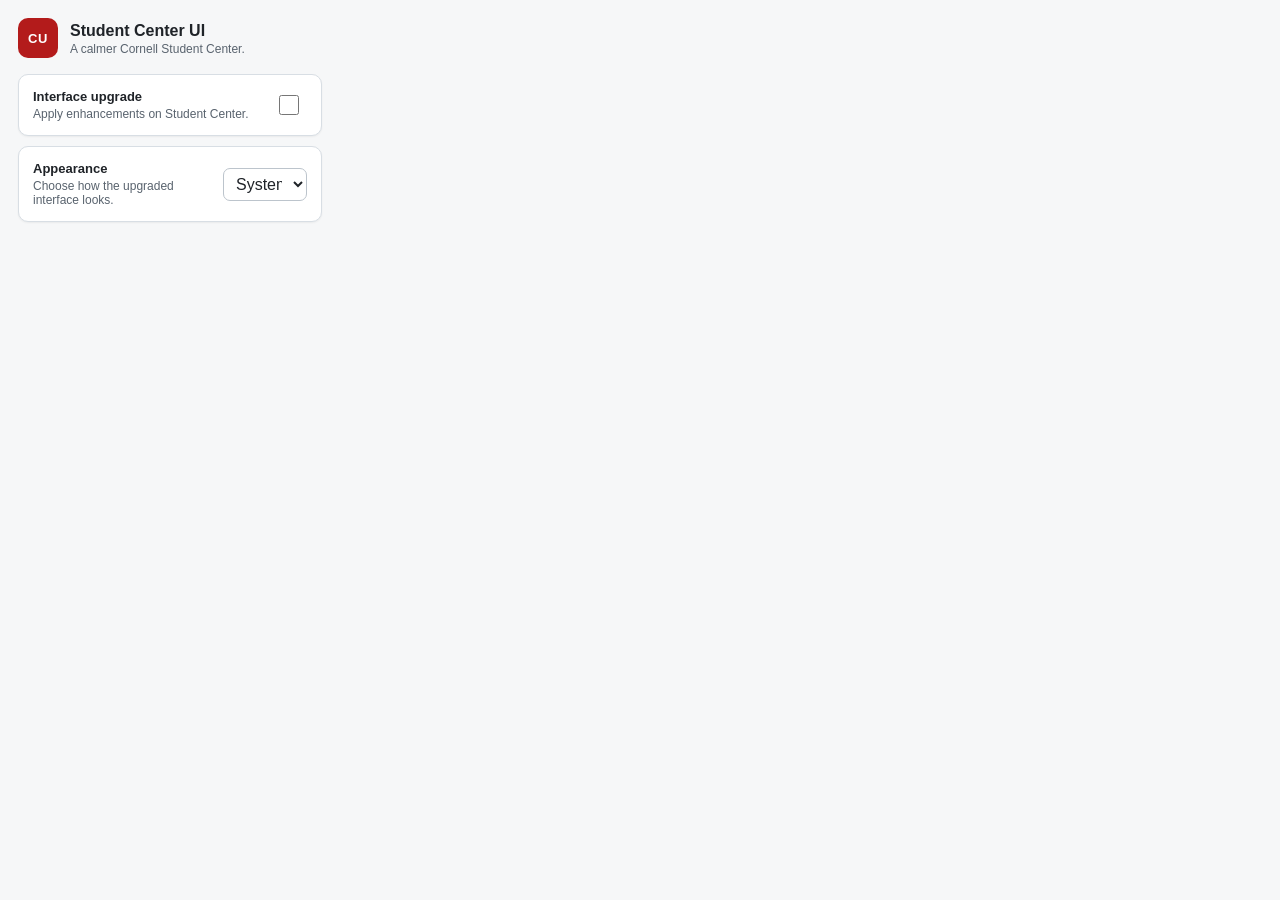
<file: src/popup/index.html>
<!doctype html>
<html lang="en">
  <head>
    <meta charset="UTF-8" />
    <meta name="viewport" content="width=device-width, initial-scale=1" />
    <title>Cornell Student Center UI</title>
    <link rel="stylesheet" href="styles.css" />
    <script src="index.js" defer></script>
  </head>
  <body>
    <main class="popup">
      <header class="popup__header">
        <div class="mark" aria-hidden="true">CU</div>
        <div>
          <h1>Student Center UI</h1>
          <p>A calmer Cornell Student Center.</p>
        </div>
      </header>

      <label class="setting setting--toggle">
        <span>
          <strong>Interface upgrade</strong>
          <small>Apply enhancements on Student Center.</small>
        </span>
        <input id="enabled" type="checkbox" role="switch" />
      </label>

      <label class="setting setting--select">
        <span>
          <strong>Appearance</strong>
          <small>Choose how the upgraded interface looks.</small>
        </span>
        <select id="theme">
          <option value="system">System</option>
          <option value="light">Light</option>
          <option value="dark">Dark</option>
        </select>
      </label>

      <p class="status" id="status" role="status" aria-live="polite"></p>
    </main>
  </body>
</html>
</file>
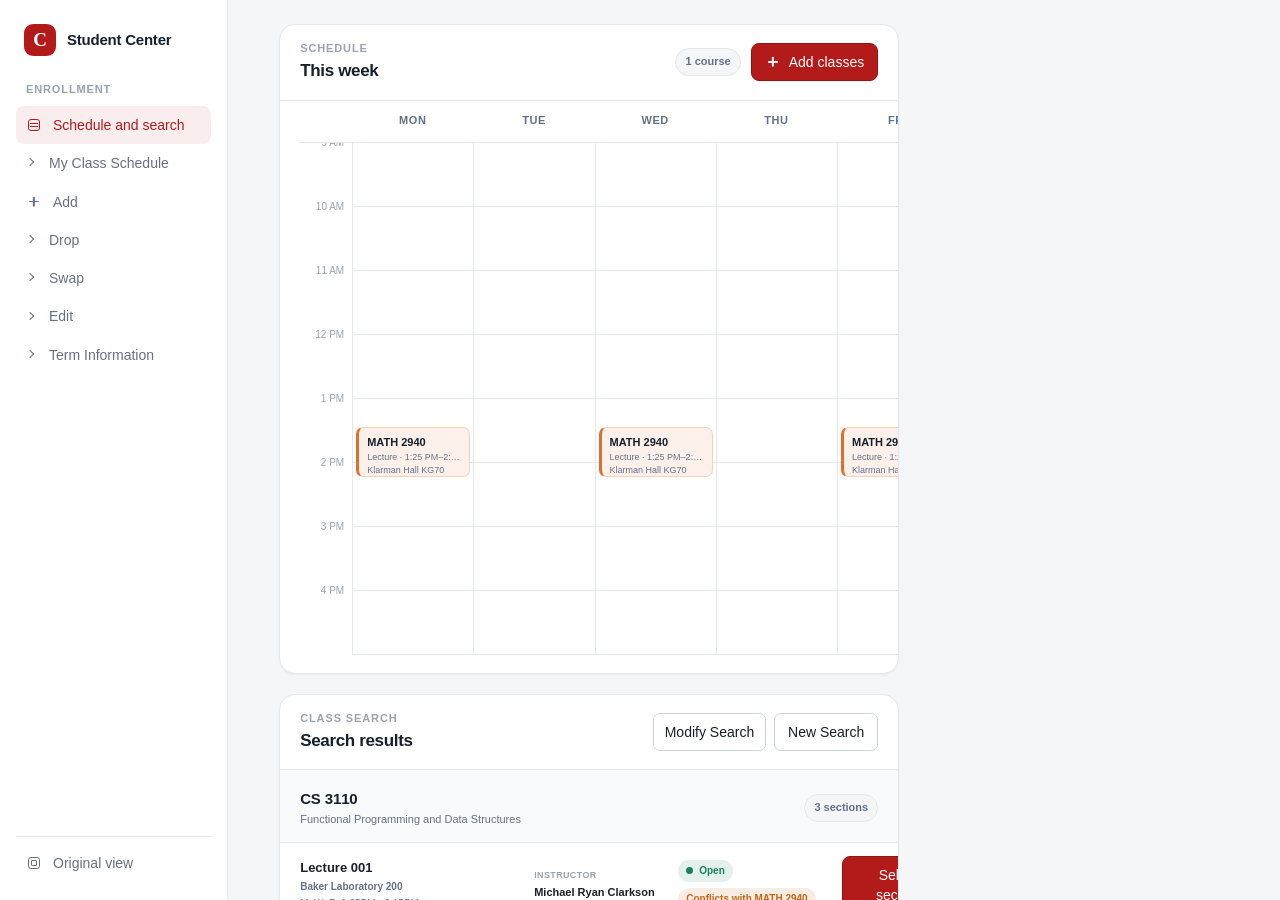
<file: test/class-results-fixture.html>
<!doctype html>
<html lang="en" class="scu-extension-enabled" data-scu-theme="light">
  <head>
    <meta charset="UTF-8" />
    <meta name="viewport" content="width=device-width, initial-scale=1" />
    <title>Class Results fixture</title>
    <link rel="stylesheet" href="../src/content/styles.css" />
  </head>
  <body>
    <main>
      <h1>Enrollment: Add Classes</h1>
      <a href="#schedule">My Class Schedule</a>
      <a href="#add">Add</a>
      <a href="#drop">Drop</a>
      <a href="#swap">Swap</a>
      <a href="#edit">Edit</a>
      <a href="#term">Term Information</a>
      <h2>Search Results</h2>
      <p>The following classes match your search criteria Course Subject: <strong>Computer Science</strong>, Course Number is exactly <strong>3110</strong>, Show Open Classes Only: <strong>Yes</strong></p>
      <button type="button">New Search</button>
      <button type="button">Modify Search</button>
      <h3>3 class section(s) found</h3>
      <section>
        <h3>CS 3110 - Functional Programming and Data Structures</h3>
        <table>
          <thead><tr><th>Class</th><th>Section</th><th>Days &amp; Times</th><th>Room</th><th>Instructor</th><th>Meeting Dates</th><th>Status</th><th></th></tr></thead>
          <tbody><tr><td>17297</td><td>001-LEC Regular</td><td>MoWeFr 1:25PM - 2:15PM</td><td>Baker Laboratory 200</td><td>Michael Ryan Clarkson</td><td>08/24/2026 - 12/07/2026</td><td><img alt="Open" /></td><td><input id="SSR_PB_SELECT$0" type="button" value="Select" onclick="document.body.dataset.selected='17297'" /></td></tr></tbody>
        </table>
        <table>
          <thead><tr><th>Class</th><th>Section</th><th>Days &amp; Times</th><th>Room</th><th>Instructor</th><th>Meeting Dates</th><th>Status</th><th></th></tr></thead>
          <tbody><tr><td>17298</td><td>201-DIS Regular</td><td>Mo 2:55PM - 4:10PM</td><td>Hollister Hall 306</td><td>Michael Ryan Clarkson</td><td>08/24/2026 - 12/07/2026</td><td><img alt="Open" /></td><td><input id="SSR_PB_SELECT$1" type="button" value="Select" /></td></tr></tbody>
        </table>
        <table>
          <thead><tr><th>Class</th><th>Section</th><th>Days &amp; Times</th><th>Room</th><th>Instructor</th><th>Meeting Dates</th><th>Status</th><th></th></tr></thead>
          <tbody><tr><td>17299</td><td>202-DIS Regular</td><td>Mo 2:55PM - 4:10PM</td><td>Hollister Hall 401</td><td>Michael Ryan Clarkson</td><td>08/24/2026 - 12/07/2026</td><td><img alt="Wait List" /></td><td><input id="SSR_PB_SELECT$2" type="button" value="Select" /></td></tr></tbody>
        </table>
      </section>
    </main>
    <div id="scu-extension-root"></div>
    <script>
      sessionStorage.setItem("scu-schedule-cache-v2", JSON.stringify([
        { courseText: "MATH 2940-002 LEC (11567)", scheduleText: "MoWeFr 1:25PM - 2:15PM Klarman Hall KG70", statusText: "Enrolled" }
      ]));
      sessionStorage.setItem("scu-pending-class-search-v1", JSON.stringify({ query: "CS 3110", advanced: true, submitted: true }));
    </script>
    <script src="../src/content/schedule.js"></script>
    <script src="../src/content/homepage-data.js"></script>
    <script src="../src/content/enrollment.js"></script>
    <script src="../src/content/dashboard.js"></script>
    <script>globalThis.SCU.dashboard.refresh();</script>
  </body>
</html>
</file>
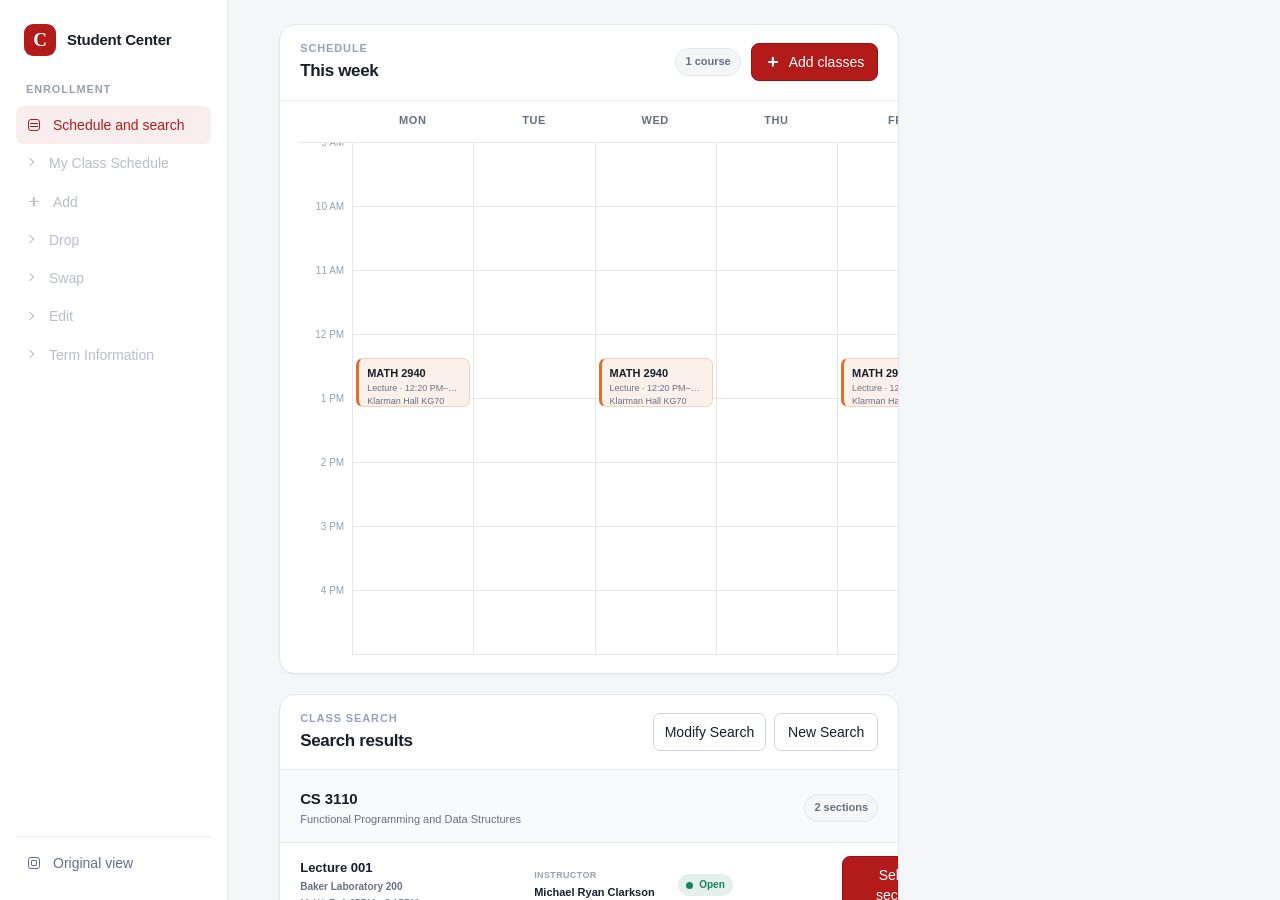
<file: test/class-results-readonly-fixture.html>
<!doctype html>
<html lang="en" class="scu-extension-enabled" data-scu-theme="light">
  <head>
    <meta charset="UTF-8" />
    <meta name="viewport" content="width=device-width, initial-scale=1" />
    <title>Read-only Class Results fixture</title>
    <link rel="stylesheet" href="../src/content/styles.css" />
  </head>
  <body>
    <main>
      <h1>Enrollment: Add Classes</h1>
      <h2>Search Results</h2>
      <p>The following classes match your search criteria Course Subject: <strong>Computer Science</strong>, Course Number is exactly <strong>3110</strong>, Show Open Classes Only: <strong>No</strong></p>
      <button type="button">New Search</button>
      <button type="button">Modify Search</button>
      <h3>2 class section(s) found</h3>
      <section>
        <h3>CS 3110 - Functional Programming and Data Structures</h3>
        <table>
          <thead><tr><th>Class</th><th>Section</th><th>Days &amp; Times</th><th>Room</th><th>Instructor</th><th>Meeting Dates</th><th>Status</th></tr></thead>
          <tbody><tr><td><a id="MTG_CLASS_NBR$0" href="#class-17297">17297</a></td><td><a id="MTG_CLASSNAME$0" href="#section-001">001-LEC Regular</a></td><td>MoWeFr 1:25PM - 2:15PM</td><td>Baker Laboratory 200</td><td>Michael Ryan Clarkson</td><td>08/24/2026 - 12/07/2026</td><td><img alt="Open" /></td></tr></tbody>
        </table>
        <table>
          <thead><tr><th>Class</th><th>Section</th><th>Days &amp; Times</th><th>Room</th><th>Instructor</th><th>Meeting Dates</th><th>Status</th></tr></thead>
          <tbody><tr><td><a id="MTG_CLASS_NBR$1" href="#class-17298">17298</a></td><td><a id="MTG_CLASSNAME$1" href="#section-201">201-DIS Regular</a></td><td>Mo 2:55PM - 4:10PM</td><td>Hollister Hall 306</td><td>Michael Ryan Clarkson</td><td>08/24/2026 - 12/07/2026</td><td><img alt="Open" /></td></tr></tbody>
        </table>
      </section>
    </main>
    <div id="scu-extension-root"></div>
    <script>
      sessionStorage.setItem("scu-schedule-cache-v2", JSON.stringify([
        { courseText: "MATH 2940-002 LEC (11567)", scheduleText: "MoWeFr 12:20PM - 1:10PM Klarman Hall KG70", statusText: "Enrolled" }
      ]));
    </script>
    <script src="../src/content/schedule.js"></script>
    <script src="../src/content/homepage-data.js"></script>
    <script src="../src/content/enrollment.js"></script>
    <script src="../src/content/dashboard.js"></script>
    <script>globalThis.SCU.dashboard.refresh();</script>
  </body>
</html>
</file>
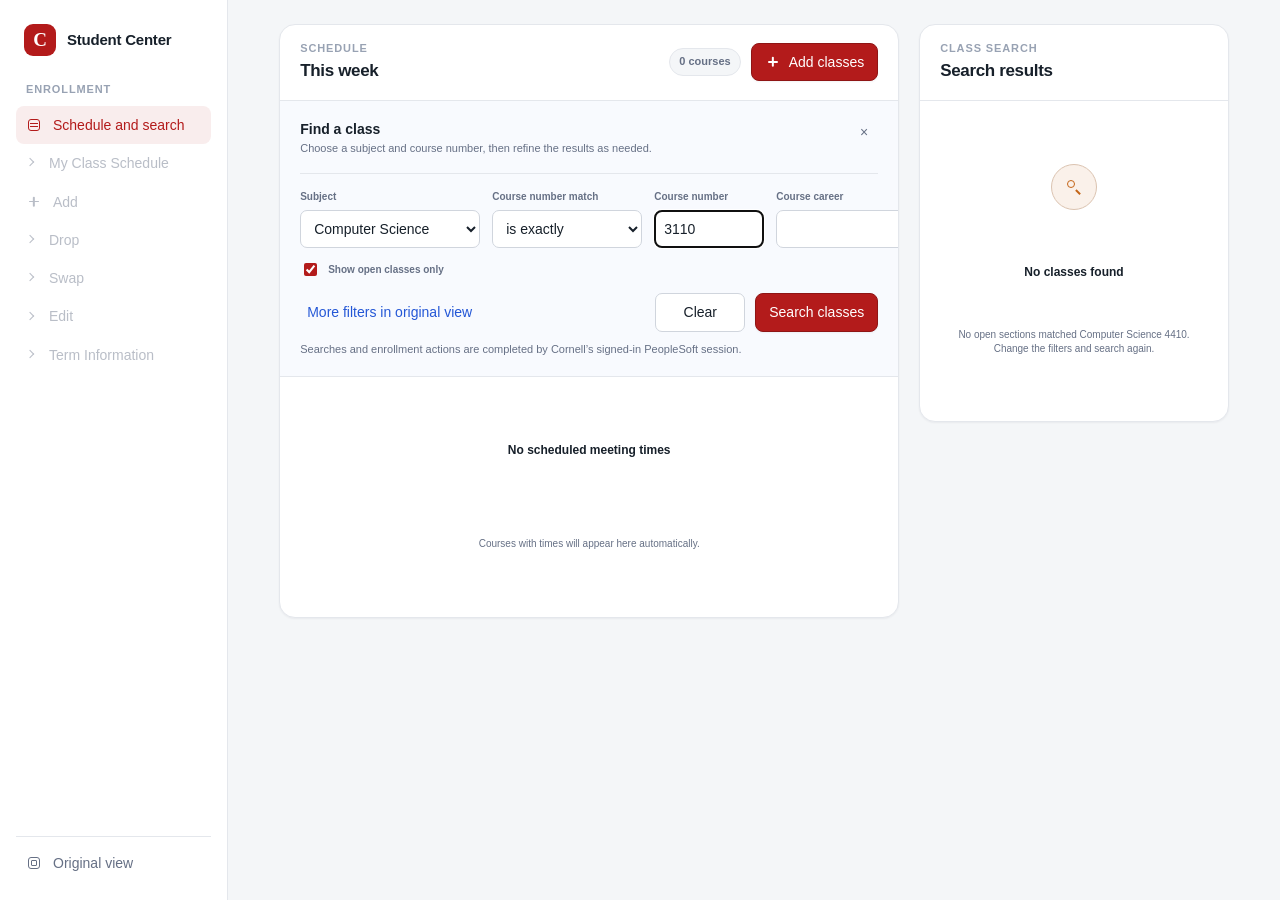
<file: test/class-search-empty-fixture.html>
<!doctype html>
<html lang="en" class="scu-extension-enabled" data-scu-theme="light">
  <head>
    <meta charset="UTF-8" />
    <meta name="viewport" content="width=device-width, initial-scale=1" />
    <title>Empty Class Search fixture</title>
    <link rel="stylesheet" href="../src/content/styles.css" />
  </head>
  <body>
    <main>
      <h1>Enrollment: Add Classes</h1>
      <h2>Enter Search Criteria</h2>
      <p>The search returns no results that match the criteria specified.</p>
      <section>
        <h3>Search for Classes</h3>
        <label for="SSR_CLSRCH_WRK_SUBJECT_SRCH$0">Subject</label>
        <select id="SSR_CLSRCH_WRK_SUBJECT_SRCH$0"><option value=""></option><option value="CS" selected>Computer Science</option><option value="MATH">Mathematics</option></select>
        <label for="SSR_CLSRCH_WRK_SSR_EXACT_MATCH1$1">Course Number</label>
        <select id="SSR_CLSRCH_WRK_SSR_EXACT_MATCH1$1"><option value="E" selected>is exactly</option><option value="C">contains</option></select>
        <input id="SSR_CLSRCH_WRK_CATALOG_NBR$1" aria-label="Course Number value" value="4410" />
        <label for="SSR_CLSRCH_WRK_ACAD_CAREER$2">Course Career</label>
        <select id="SSR_CLSRCH_WRK_ACAD_CAREER$2"><option value=""></option><option value="UG">Undergraduate</option></select>
        <label for="SSR_CLSRCH_WRK_SSR_OPEN_ONLY$3">Show Open Classes Only</label>
        <input id="SSR_CLSRCH_WRK_SSR_OPEN_ONLY$3" type="checkbox" checked />
        <button type="button">Additional Search Criteria</button>
        <input id="CLASS_SRCH_WRK2_SSR_PB_CLEAR" type="button" value="Clear" />
        <input id="CLASS_SRCH_WRK2_SSR_PB_CLASS_SRCH" type="button" value="Search" />
      </section>
    </main>
    <div id="scu-extension-root"></div>
    <script src="../src/content/schedule.js"></script>
    <script src="../src/content/homepage-data.js"></script>
    <script src="../src/content/enrollment.js"></script>
    <script src="../src/content/dashboard.js"></script>
    <script>
      globalThis.SCU.dashboard.refresh();

      const mirroredCourseNumber = document.querySelector("#scu-extension-root .scu-search-fields input[type='text']");
      const originalSearchPanel = document.querySelector("#scu-extension-root .scu-class-search-panel");
      mirroredCourseNumber.focus();
      mirroredCourseNumber.value = "3110";
      mirroredCourseNumber.dispatchEvent(new Event("input", { bubbles: true }));
      globalThis.SCU.dashboard.refresh();

      document.documentElement.dataset.searchPanelStable = String(
        originalSearchPanel === document.querySelector("#scu-extension-root .scu-class-search-panel")
      );
      document.documentElement.dataset.searchFocusPreserved = String(
        document.activeElement === mirroredCourseNumber
      );
      document.documentElement.dataset.submittedQueryPreserved = String(
        document.querySelector(".scu-search-results-placeholder .scu-empty-state")?.textContent.includes("4410")
      );
    </script>
  </body>
</html>
</file>
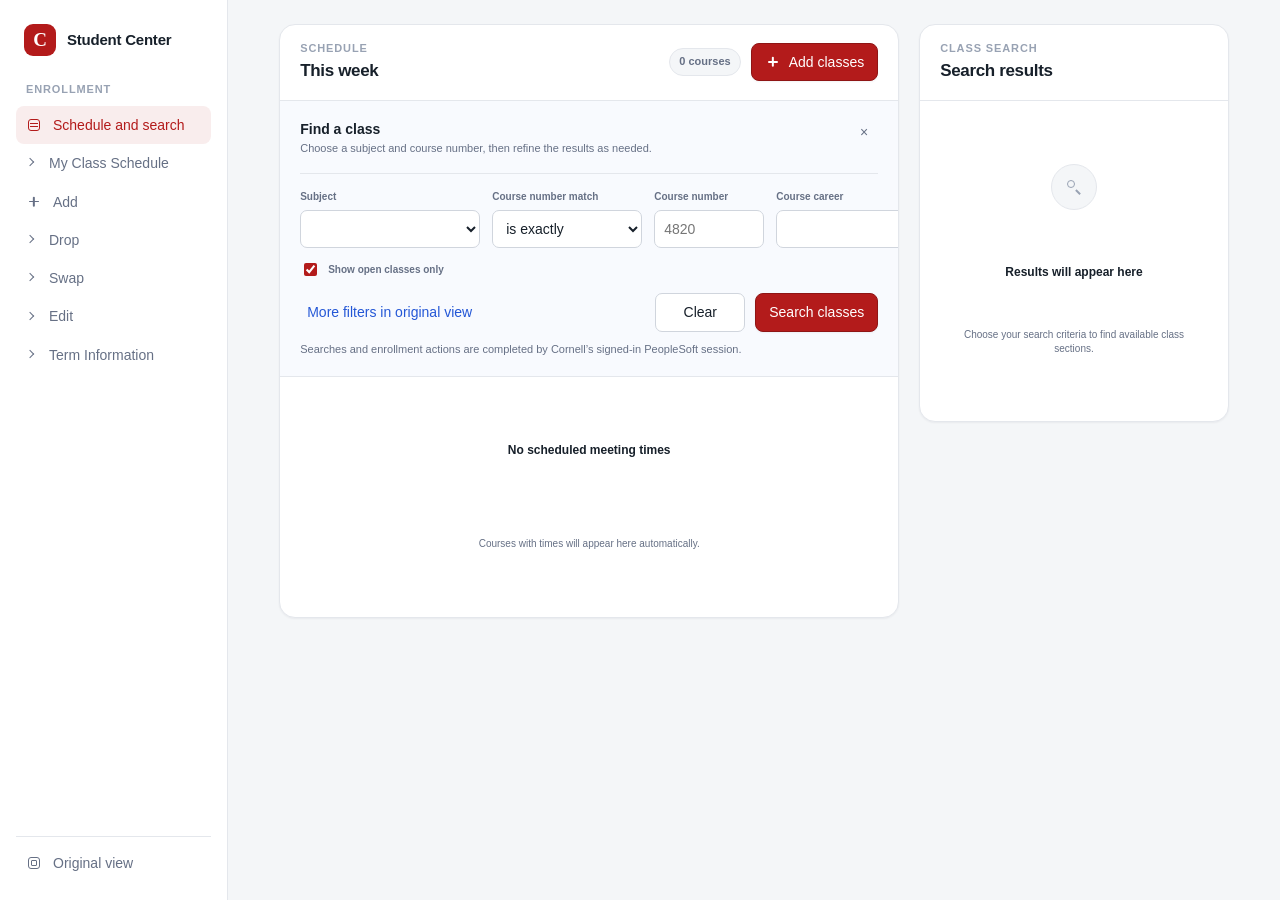
<file: test/class-search-fixture.html>
<!doctype html>
<html lang="en" class="scu-extension-enabled" data-scu-theme="light">
  <head>
    <meta charset="UTF-8" />
    <meta name="viewport" content="width=device-width, initial-scale=1" />
    <title>Class Search fixture</title>
    <link rel="stylesheet" href="../src/content/styles.css" />
  </head>
  <body>
    <main>
      <h1>Enrollment: Add Classes</h1>
      <a href="#schedule">My Class Schedule</a>
      <a href="#add">Add</a>
      <a href="#drop">Drop</a>
      <a href="#swap">Swap</a>
      <a href="#edit">Edit</a>
      <a href="#term">Term Information</a>
      <h2>Enter Search Criteria</h2>
      <section>
        <h3>Search for Classes</h3>
        <label for="SSR_CLSRCH_WRK_SUBJECT_SRCH$0">Subject</label>
        <select id="SSR_CLSRCH_WRK_SUBJECT_SRCH$0"><option value=""></option><option value="CS">Computer Science</option><option value="MATH">Mathematics</option></select>
        <label for="SSR_CLSRCH_WRK_SSR_EXACT_MATCH1$1">Course Number</label>
        <select id="SSR_CLSRCH_WRK_SSR_EXACT_MATCH1$1"><option value="E">is exactly</option><option value="C">contains</option></select>
        <input id="SSR_CLSRCH_WRK_CATALOG_NBR$1" aria-label="Course Number value" />
        <label for="SSR_CLSRCH_WRK_ACAD_CAREER$2">Course Career</label>
        <select id="SSR_CLSRCH_WRK_ACAD_CAREER$2"><option value=""></option><option value="UG">Undergraduate</option></select>
        <input id="SSR_CLSRCH_WRK_SSR_OPEN_ONLY$chk$3" type="hidden" value="Y" />
        <label for="SSR_CLSRCH_WRK_SSR_OPEN_ONLY$3">Show Open Classes Only</label>
        <input id="SSR_CLSRCH_WRK_SSR_OPEN_ONLY$3" type="checkbox" checked onclick="document.querySelector('[id*=SSR_OPEN_ONLY][type=hidden]').value=this.checked?'Y':'N'" />
        <button type="button">Additional Search Criteria</button>
        <input id="CLASS_SRCH_WRK2_SSR_PB_CLEAR" type="button" value="Clear" />
        <input id="CLASS_SRCH_WRK2_SSR_PB_CLASS_SRCH" type="button" value="Search" onclick="document.body.dataset.action='criteria-search'" />
      </section>
    </main>
    <div id="scu-extension-root"></div>
    <script src="../src/content/schedule.js"></script>
    <script src="../src/content/homepage-data.js"></script>
    <script src="../src/content/enrollment.js"></script>
    <script src="../src/content/dashboard.js"></script>
    <script>globalThis.SCU.dashboard.refresh();</script>
  </body>
</html>
</file>
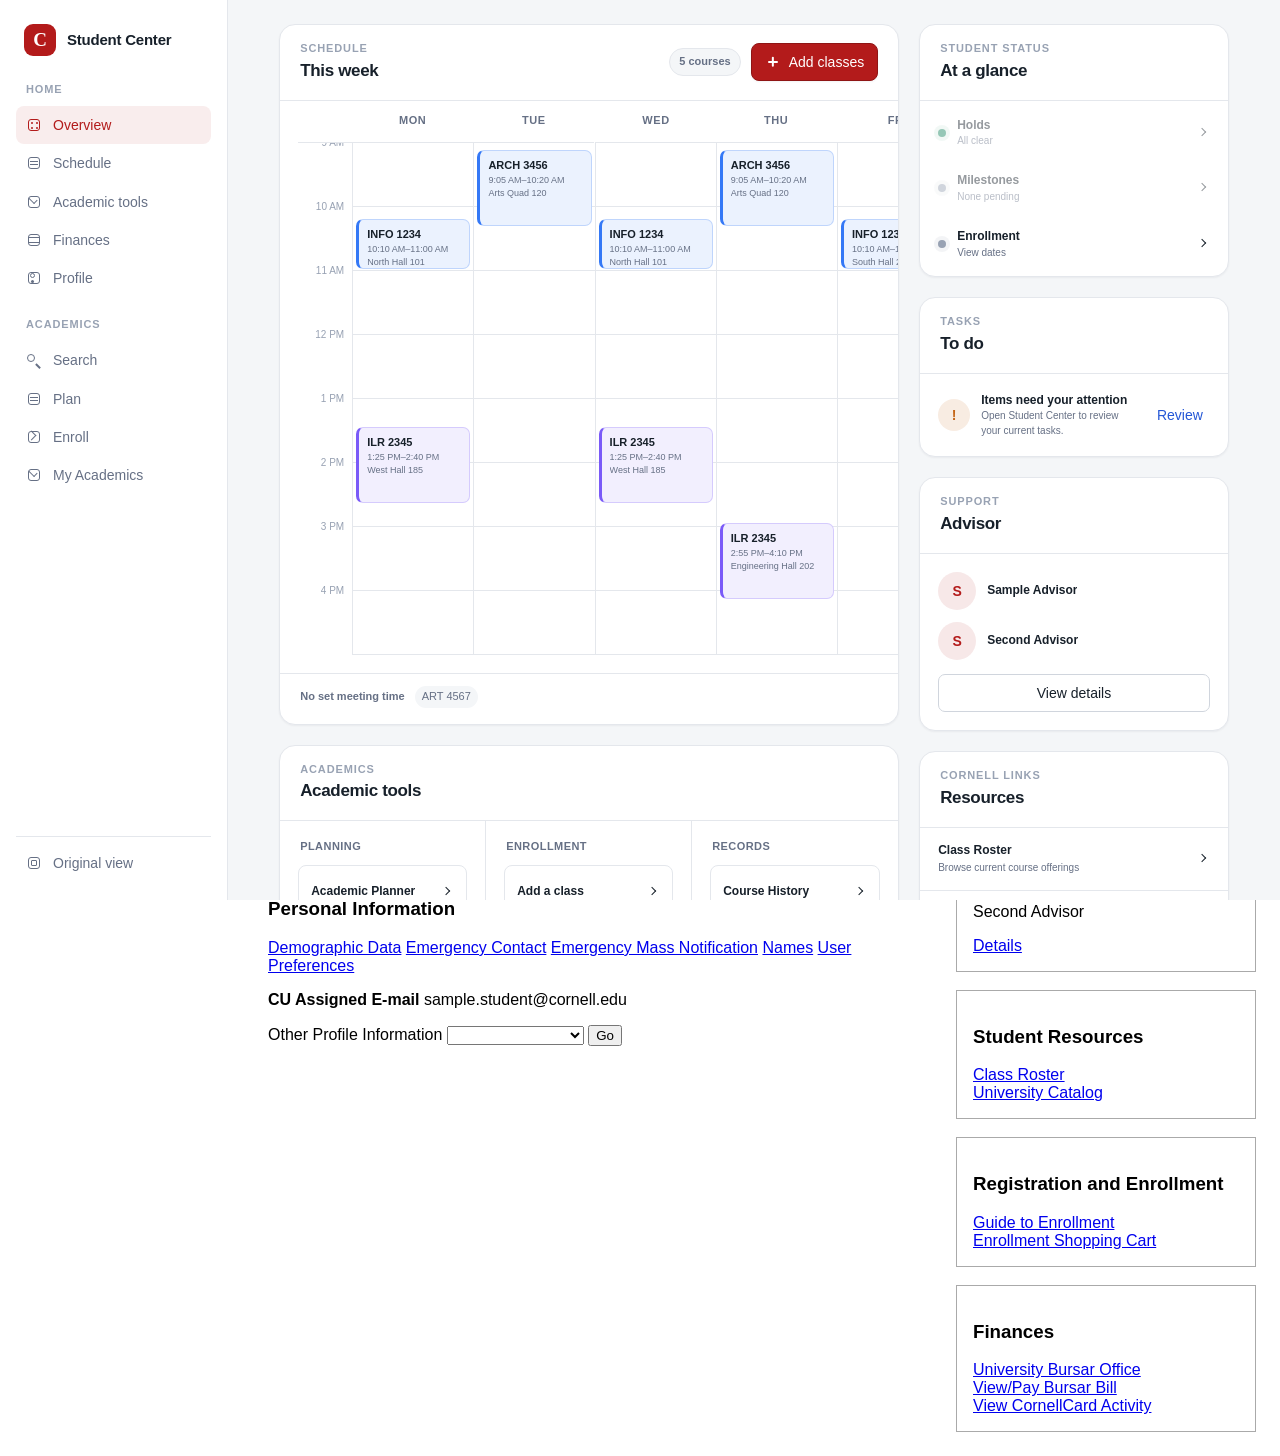
<file: test/fixture.html>
<!doctype html>
<html lang="en" class="scu-extension-enabled" data-scu-theme="light">
  <head>
    <meta charset="UTF-8" />
    <meta name="viewport" content="width=device-width, initial-scale=1" />
    <title>Student Center fixture</title>
    <link rel="stylesheet" href="../src/content/styles.css" />
    <style>
      body { margin: 0; font: 16px Arial, sans-serif; }
      .legacy { padding: 24px; }
      .legacy-layout { display: grid; grid-template-columns: 220px 1fr 300px; gap: 24px; }
      .legacy nav { display: grid; align-content: start; gap: 12px; }
      .legacy table { width: 100%; border-collapse: collapse; }
      .legacy th, .legacy td { padding: 8px; border: 1px solid #aaa; text-align: left; }
      .legacy-aside { display: grid; align-content: start; gap: 18px; }
      .legacy-aside section { padding: 16px; border: 1px solid #aaa; }
    </style>
  </head>
  <body>
    <div class="legacy">
      <h1>Student Center</h1>
      <h2>Sample Student's Student Center</h2>
      <div class="legacy-layout">
        <nav>
          <a href="#search">Search</a>
          <a href="#plan">Plan</a>
          <a href="#enroll">Enroll</a>
          <a href="#academics">My Academics</a>
        </nav>
        <main>
          <label for="academic-tools">Other Academic Information</label>
          <select id="academic-tools">
            <option value=""></option>
            <option value="planner">Academic Planner</option>
            <option value="requirements">Academic Requirements</option>
            <option value="schedule">Class Schedule</option>
            <option value="history">Course History</option>
            <option value="verification">Enrollment Verification</option>
            <option value="add">Enrollment: Add</option>
            <option value="drop">Enrollment: Drop</option>
            <option value="edit">Enrollment: Edit</option>
            <option value="swap">Enrollment: Swap</option>
            <option value="grades">Grades</option>
            <option value="official">Transcript: Request Official</option>
            <option value="unofficial">Transcript: View Unofficial</option>
            <option value="transfer">Transfer Credit: Report</option>
          </select>
          <div id="win0divDERIVED_SSS_SCL_SSS_GO_1"><a name="DERIVED_SSS_SCL_SSS_GO_1" id="DERIVED_SSS_SCL_SSS_GO_1" onclick="javascript:cancelBubble(event);" href="javascript:submitAction_win0(document.win0,'DERIVED_SSS_SCL_SSS_GO_1');"><img src="[data-uri]" id="DERIVED_SSS_SCL_SSS_GO_1$IMG" alt="Go" title="Go" /></a></div>
          <a href="#deadlines">Deadlines</a>
          <h3>This Week's Schedule</h3>
          <table>
            <thead>
              <tr><th></th><th>Class</th><th>Schedule</th></tr>
            </thead>
            <tbody>
              <tr><td></td><td>INFO 1234-001<br />LEC (4567)</td><td>MoWeFr 10:10AM - 11:00AM<br />North Hall 101<br />Fr 10:10AM - 11:00AM<br />South Hall 202</td></tr>
              <tr><td></td><td>ILR 2345-001<br />LEC (8910)</td><td>MoWe 1:25PM - 2:40PM<br />West Hall 185</td></tr>
              <tr><td></td><td>ILR 2345-201<br />DIS (1112)</td><td>Th 2:55PM - 4:10PM<br />Engineering Hall 202</td></tr>
              <tr><td></td><td>ARCH 3456-001<br />STU (1314)</td><td>TuTh 9:05AM - 10:20AM<br />Arts Quad 120</td></tr>
              <tr><td></td><td>ART 4567-601<br />PRJ (1516)</td><td>TBA<br />No Room</td></tr>
            </tbody>
          </table>
          <section>
            <h3>Finances</h3>
            <h4>Account Summary</h4>
            <p>You owe 1,250.00.</p>
            <p>Due Now 250.00</p>
            <p>Future Due 1,000.00</p>
            <p>You have a past due balance of 250.00.</p>
            <a href="#account">Account Inquiry</a>
            <a href="#aid">View Financial Aid</a>
            <a href="#awards">Accept/Decline Awards</a>
            <label for="finance-tools">Other Finance Information</label>
            <select id="finance-tools"><option value=""></option><option value="sample-finance">Sample Finance Tool</option></select>
            <button type="button" title="Go">Go</button>
          </section>
          <section>
            <h3>Personal Information</h3>
            <a href="#demographic">Demographic Data</a>
            <a href="#emergency">Emergency Contact</a>
            <a href="#alert">Emergency Mass Notification</a>
            <a href="#names">Names</a>
            <a href="#preferences">User Preferences</a>
            <p><strong>CU Assigned E-mail</strong> sample.student@cornell.edu</p>
            <label for="profile-tools">Other Profile Information</label>
            <select id="profile-tools"><option value=""></option><option value="sample-profile">Sample Profile Tool</option></select>
            <button type="button" title="Go">Go</button>
          </section>
        </main>
        <aside class="legacy-aside">
          <button type="button">Search for Classes</button>
          <section><h3>Holds</h3><p>No Holds.</p></section>
          <section><h3>To Do List</h3><a href="#task">Complete an important requirement</a><br /><a href="#more">More</a></section>
          <section><h3>Milestones</h3><p>No Milestones</p></section>
          <section><h3>Enrollment Dates</h3><a href="#dates">Open Enrollment Dates</a></section>
          <section><h3>Advisor</h3><strong>Program Advisor</strong><p>Sample Advisor</p><p>Second Advisor</p><a href="#advisor">Details</a></section>
          <section><h3>Student Resources</h3><a href="#roster">Class Roster</a><br /><a href="#catalog">University Catalog</a></section>
          <section><h3>Registration and Enrollment</h3><a href="#guide">Guide to Enrollment</a><br /><a href="#cart">Enrollment Shopping Cart</a></section>
          <section><h3>Finances</h3><a href="#bursar">University Bursar Office</a><br /><a href="#bill">View/Pay Bursar Bill</a><br /><a href="#card">View CornellCard Activity</a></section>
        </aside>
      </div>
    </div>

    <div id="scu-extension-root"></div>
    <script>
      document.win0 = {};
      function cancelBubble(event) { event.stopPropagation(); }
      function submitAction_win0(form, id) {
        document.body.dataset.peopleSoftAction = id;
        document.body.dataset.academicAction = document.querySelector("#academic-tools").value;
      }
    </script>
    <script src="../src/content/page-bridge.js"></script>
    <script src="../src/content/schedule.js"></script>
    <script src="../src/content/homepage-data.js"></script>
    <script src="../src/content/enrollment.js"></script>
    <script src="../src/content/dashboard.js"></script>
    <script>globalThis.SCU.dashboard.refresh();</script>
  </body>
</html>
</file>
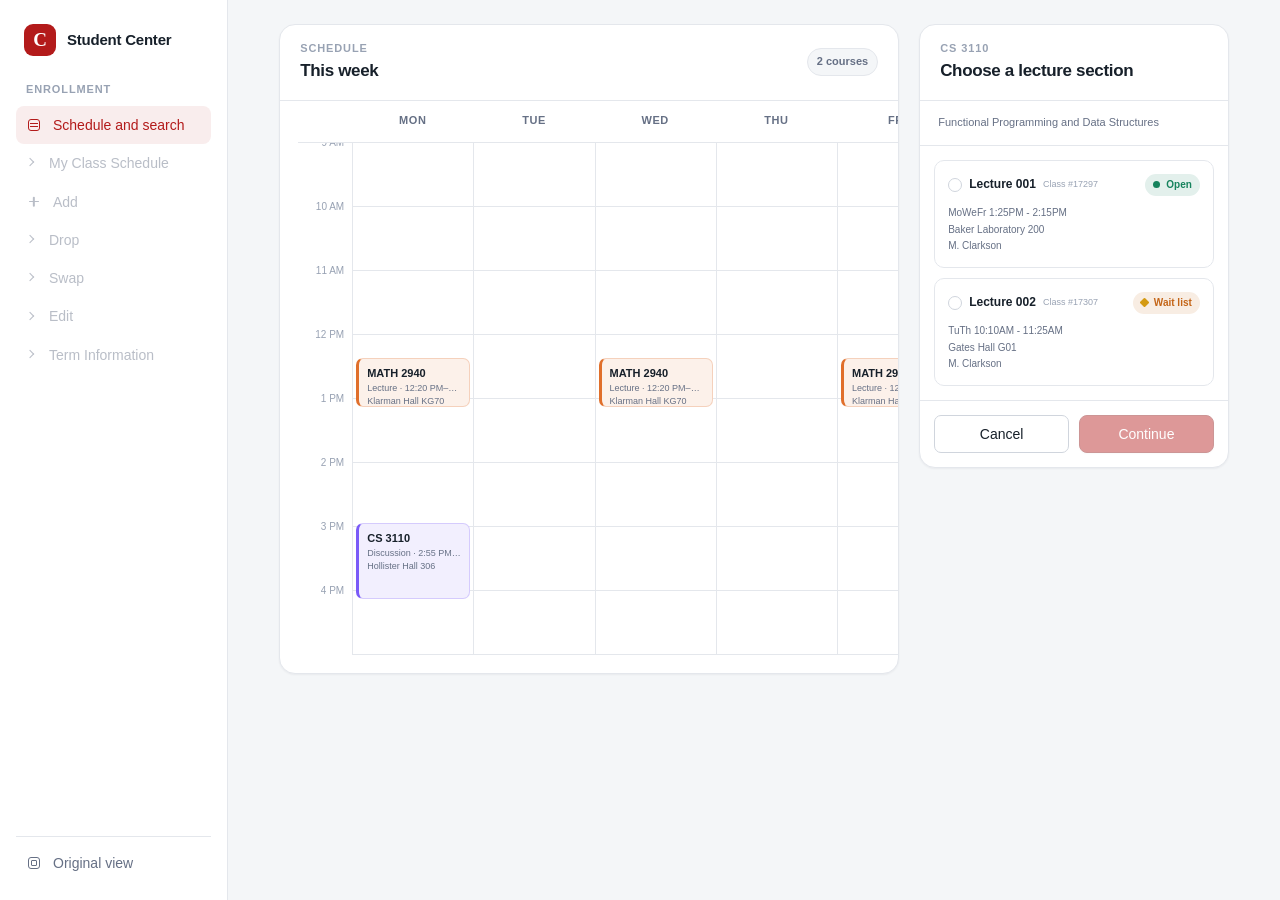
<file: test/related-lecture-sections-fixture.html>
<!doctype html>
<html lang="en" class="scu-extension-enabled" data-scu-theme="light">
  <head>
    <meta charset="UTF-8" />
    <meta name="viewport" content="width=device-width, initial-scale=1" />
    <title>Related Lecture Sections fixture</title>
    <link rel="stylesheet" href="../src/content/styles.css" />
  </head>
  <body>
    <main>
      <h1>Enrollment: Add Classes</h1>
      <h2>1. Select classes to add - Enrollment Section</h2>
      <p>Fall 2026 | Undergraduate | Cornell University</p>
      <h3>CS 3110 - Functional Programming and Data Structures</h3>
      <p><strong>Discussion selected</strong> Section 201 Mo 2:55PM - 4:10PM Hollister Hall 306</p>
      <table>
        <thead>
          <tr><th></th><th>Class Nbr</th><th>Section</th><th>Component</th><th>Schedule</th><th>Room</th><th>Instructor</th><th>Status</th></tr>
        </thead>
        <tbody>
          <tr><td><input name="related" type="radio" /></td><td>17297</td><td>001</td><td>Lecture</td><td>MoWeFr 1:25PM - 2:15PM</td><td>Baker Laboratory 200</td><td>M. Clarkson</td><td><img alt="Open" /></td></tr>
          <tr><td><input name="related" type="radio" /></td><td>17307</td><td>002</td><td>Lecture</td><td>TuTh 10:10AM - 11:25AM</td><td>Gates Hall G01</td><td>M. Clarkson</td><td><img alt="Wait List" /></td></tr>
        </tbody>
      </table>
      <input type="button" value="Cancel" onclick="document.body.dataset.action='cancel'" />
      <input type="button" value="Next" onclick="document.body.dataset.action='next'" />
    </main>
    <div id="scu-extension-root"></div>
    <script>
      sessionStorage.setItem("scu-schedule-cache-v2", JSON.stringify([
        { courseText: "MATH 2940-002 LEC (11567)", scheduleText: "MoWeFr 12:20PM - 1:10PM Klarman Hall KG70", statusText: "Enrolled" }
      ]));
    </script>
    <script src="../src/content/schedule.js"></script>
    <script src="../src/content/homepage-data.js"></script>
    <script src="../src/content/enrollment.js"></script>
    <script src="../src/content/dashboard.js"></script>
    <script>globalThis.SCU.dashboard.refresh();</script>
  </body>
</html>
</file>
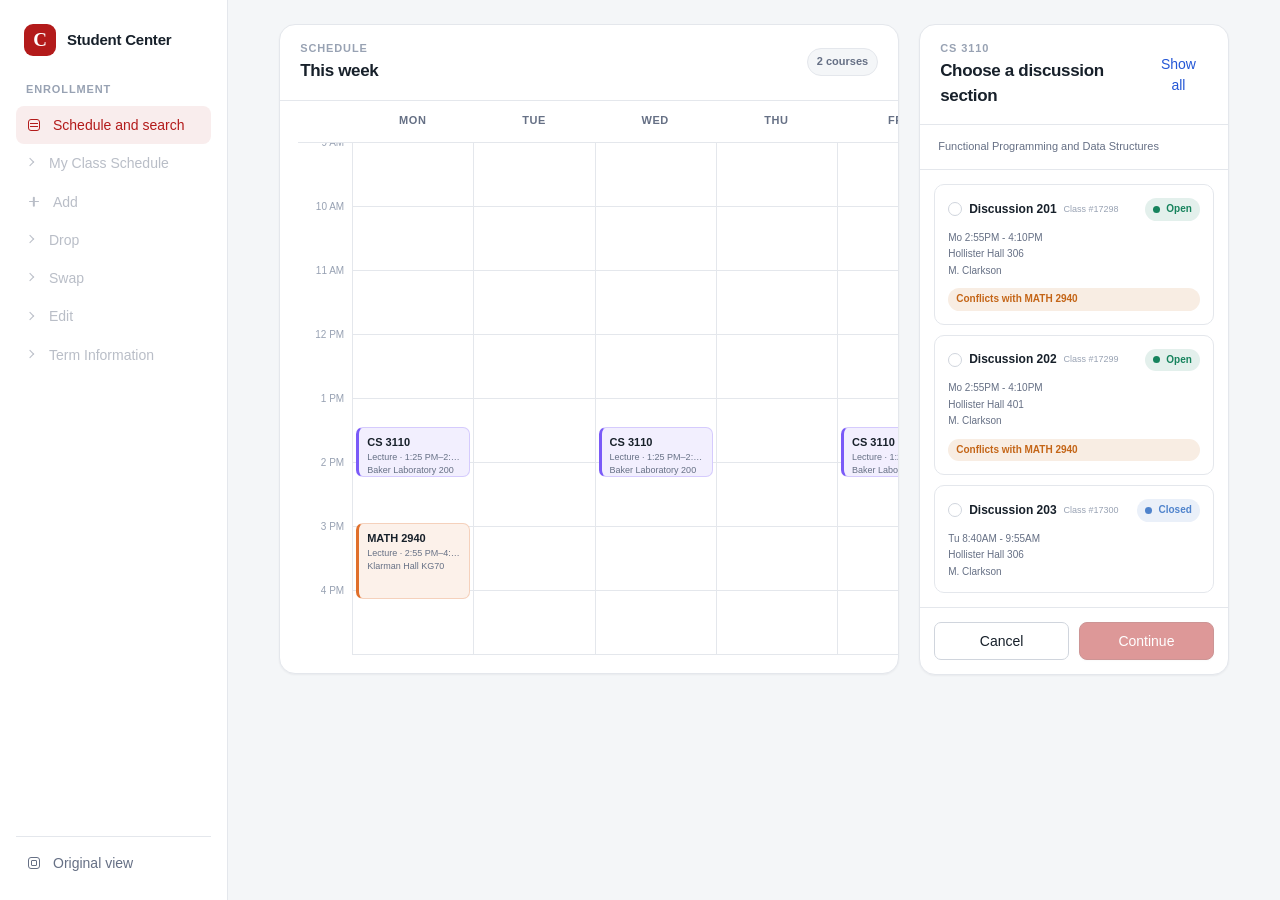
<file: test/related-sections-fixture.html>
<!doctype html>
<html lang="en" class="scu-extension-enabled" data-scu-theme="light">
  <head>
    <meta charset="UTF-8" />
    <meta name="viewport" content="width=device-width, initial-scale=1" />
    <title>Related Sections fixture</title>
    <link rel="stylesheet" href="../src/content/styles.css" />
  </head>
  <body>
    <main>
      <h1>Enrollment: Add Classes</h1>
      <p>Fall 2026 | Undergraduate | Cornell University</p>
      <h2>CS 3110 - Functional Programming and Data Structures</h2>
      <p><strong>Lecture selected</strong> Section 001 MoWeFr 1:25PM - 2:15PM Baker Laboratory 200</p>
      <h3>Select Discussion section (Required):</h3>
      <a href="#view-all">View All</a>
      <table>
        <thead><tr><th></th><th>Class Nbr</th><th>Section</th><th>Schedule</th><th>Room</th><th>Instructor</th><th>Status</th></tr></thead>
        <tbody>
          <tr><td><input name="related" type="radio" /></td><td>17298</td><td>201</td><td>Mo 2:55PM - 4:10PM</td><td>Hollister Hall 306</td><td>M. Clarkson</td><td><img alt="Open" /></td></tr>
          <tr><td><input name="related" type="radio" /></td><td>17299</td><td>202</td><td>Mo 2:55PM - 4:10PM</td><td>Hollister Hall 401</td><td>M. Clarkson</td><td><img alt="Open" /></td></tr>
          <tr><td><input name="related" type="radio" /></td><td>17300</td><td>203</td><td>Tu 8:40AM - 9:55AM</td><td>Hollister Hall 306</td><td>M. Clarkson</td><td><img alt="Closed" /></td></tr>
        </tbody>
      </table>
      <input type="button" value="Cancel" onclick="document.body.dataset.action='cancel'" />
      <input type="button" value="Next" onclick="document.body.dataset.action='next'" />
    </main>
    <div id="scu-extension-root"></div>
    <script>
      sessionStorage.setItem("scu-schedule-cache-v2", JSON.stringify([
        { courseText: "MATH 2940-002 LEC (11567)", scheduleText: "Mo 2:55PM - 4:10PM Klarman Hall KG70", statusText: "Enrolled" }
      ]));
    </script>
    <script src="../src/content/schedule.js"></script>
    <script src="../src/content/homepage-data.js"></script>
    <script src="../src/content/enrollment.js"></script>
    <script src="../src/content/dashboard.js"></script>
    <script>globalThis.SCU.dashboard.refresh();</script>
  </body>
</html>
</file>
<file: src/popup/styles.css>
:root {
  color: #1f2328;
  background: #f6f7f8;
  font-family: -apple-system, BlinkMacSystemFont, "Segoe UI", sans-serif;
  font-synthesis: none;
}

* {
  box-sizing: border-box;
}

body {
  width: 340px;
  margin: 0;
}

.popup {
  padding: 18px;
}

.popup__header {
  display: flex;
  align-items: center;
  gap: 12px;
  margin-bottom: 16px;
}

.popup__header h1,
.popup__header p {
  margin: 0;
}

.popup__header h1 {
  font-size: 16px;
  line-height: 1.4;
}

.popup__header p,
.setting small {
  color: #59636e;
  font-size: 12px;
}

.mark {
  display: grid;
  width: 40px;
  height: 40px;
  place-items: center;
  border-radius: 10px;
  color: #fff;
  background: #b31b1b;
  font-size: 13px;
  font-weight: 750;
  letter-spacing: 0.05em;
}

.setting {
  display: flex;
  align-items: center;
  justify-content: space-between;
  gap: 16px;
  padding: 14px;
  border: 1px solid #d8dee4;
  border-radius: 10px;
  background: #fff;
  box-shadow: 0 1px 2px rgb(31 35 40 / 6%);
}

.setting + .setting {
  margin-top: 10px;
}

.setting span {
  display: grid;
  gap: 3px;
}

.setting strong {
  font-size: 13px;
}

input[role="switch"] {
  width: 36px;
  height: 20px;
  margin: 0;
  accent-color: #b31b1b;
}

select {
  min-width: 84px;
  padding: 6px 8px;
  border: 1px solid #bcc4cc;
  border-radius: 7px;
  color: inherit;
  background: #fff;
  font: inherit;
}

.status {
  min-height: 16px;
  margin: 10px 2px -6px;
  color: #59636e;
  font-size: 11px;
  text-align: right;
}

:focus-visible {
  outline: 2px solid #b31b1b;
  outline-offset: 2px;
}
</file>
<file: src/content/styles.css>
:root.scu-extension-enabled {
  --scu-carnelian: #b31b1b;
  --scu-carnelian-dark: #8f1515;
  --scu-ink: #17202a;
  --scu-muted: #667085;
  --scu-subtle: #98a2b3;
  --scu-canvas: #f4f6f8;
  --scu-surface: #ffffff;
  --scu-surface-raised: #ffffff;
  --scu-border: #e4e7ec;
  --scu-border-strong: #d0d5dd;
  --scu-blue: #2457d6;
  --scu-success: #16835d;
  --scu-warning: #c46517;
  --scu-radius-sm: 8px;
  --scu-radius-md: 12px;
  --scu-radius-lg: 16px;
  --scu-shadow-sm: 0 1px 2px rgb(16 24 40 / 5%);
  --scu-shadow-md: 0 8px 24px rgb(16 24 40 / 8%);
  --scu-font: Inter, ui-sans-serif, -apple-system, BlinkMacSystemFont, "Segoe UI", sans-serif;
}

@media (prefers-color-scheme: dark) {
  :root.scu-extension-enabled[data-scu-theme="system"] {
    --scu-ink: #f3f4f6;
    --scu-muted: #aeb7c4;
    --scu-subtle: #8490a0;
    --scu-canvas: #101418;
    --scu-surface: #171c22;
    --scu-surface-raised: #1c2229;
    --scu-border: #2c343d;
    --scu-border-strong: #3a444f;
  }
}

:root.scu-extension-enabled[data-scu-theme="light"] {
  color-scheme: light;
}

:root.scu-extension-enabled[data-scu-theme="dark"] {
  color-scheme: dark;
  --scu-ink: #f3f4f6;
  --scu-muted: #aeb7c4;
  --scu-subtle: #8490a0;
  --scu-canvas: #101418;
  --scu-surface: #171c22;
  --scu-surface-raised: #1c2229;
  --scu-border: #2c343d;
  --scu-border-strong: #3a444f;
}

#scu-extension-root {
  display: contents;
}

#scu-extension-root[hidden] {
  display: none !important;
}

#scu-extension-root.scu-dashboard-root {
  display: block;
  position: fixed;
  z-index: 2147483000;
  inset: 0;
  height: 100vh;
  height: 100dvh;
  overflow: auto;
  overscroll-behavior: none;
  color: var(--scu-ink);
  background: var(--scu-canvas);
  font-family: var(--scu-font);
  font-size: 14px;
  line-height: 1.45;
  text-align: left;
}

:root.scu-dashboard-mounted,
:root.scu-dashboard-mounted body {
  overflow: hidden !important;
  overscroll-behavior: none;
}

#scu-extension-root *,
#scu-extension-root *::before,
#scu-extension-root *::after {
  box-sizing: border-box;
}

#scu-extension-root button,
#scu-return-modern {
  font: inherit;
}

#scu-extension-root button:focus-visible,
#scu-return-modern:focus-visible {
  outline: 3px solid color-mix(in srgb, var(--scu-blue) 35%, transparent);
  outline-offset: 2px;
}

.scu-dashboard {
  display: grid;
  min-width: 940px;
  min-height: 100%;
  grid-template-columns: 228px minmax(0, 1fr);
}

.scu-sidebar {
  display: flex;
  position: sticky;
  top: 0;
  height: 100vh;
  flex-direction: column;
  padding: 24px 16px 18px;
  border-right: 1px solid var(--scu-border);
  background: var(--scu-surface);
}

.scu-brand {
  display: flex;
  align-items: center;
  gap: 11px;
  padding: 0 8px 26px;
  color: var(--scu-ink);
  font-size: 15px;
  font-weight: 720;
  letter-spacing: -0.015em;
}

.scu-brand-mark {
  display: grid;
  width: 32px;
  height: 32px;
  place-items: center;
  border-radius: 9px;
  color: #fff;
  background: var(--scu-carnelian);
  font-family: Georgia, serif;
  font-size: 19px;
  font-weight: 700;
}

.scu-nav-label,
.scu-eyebrow {
  margin: 0;
  color: var(--scu-subtle);
  font-size: 11px;
  font-weight: 700;
  letter-spacing: 0.08em;
  text-transform: uppercase;
}

.scu-nav-label {
  padding: 0 10px 8px;
}

.scu-nav-label--spaced {
  padding-top: 20px;
}

.scu-nav-button {
  display: flex;
  width: 100%;
  align-items: center;
  gap: 11px;
  padding: 9px 10px;
  border: 0;
  border-radius: var(--scu-radius-sm);
  color: var(--scu-muted);
  background: transparent;
  cursor: pointer;
  font-weight: 550;
  text-align: left;
}

.scu-nav-button:hover:not(:disabled) {
  color: var(--scu-ink);
  background: var(--scu-canvas);
}

.scu-nav-button:first-of-type {
  color: var(--scu-carnelian);
  background: color-mix(in srgb, var(--scu-carnelian) 8%, transparent);
}

.scu-nav-button:disabled,
.scu-status-row:disabled,
.scu-link-row:disabled,
.scu-secondary-button:disabled {
  cursor: not-allowed;
  opacity: 0.45;
}

.scu-nav-spacer {
  flex: 1;
}

.scu-original-button {
  border-top: 1px solid var(--scu-border);
  border-radius: 0;
  padding-top: 16px;
}

.scu-page {
  min-width: 0;
}

.scu-content {
  display: grid;
  max-width: 1460px;
  grid-template-columns: minmax(620px, 1fr) minmax(250px, 320px);
  gap: 20px;
  margin: 0 auto;
  padding: 24px clamp(24px, 4vw, 56px) 48px;
}

.scu-content--enrollment {
  grid-template-columns: minmax(620px, 1fr) minmax(250px, 320px);
  max-width: 1460px;
}

.scu-primary-column,
.scu-secondary-column,
.scu-enrollment-secondary {
  display: grid;
  align-content: start;
  gap: 20px;
}

.scu-search-results-placeholder .scu-empty-state {
  min-height: 320px;
  padding: 42px 24px;
}

.scu-results-placeholder-icon {
  display: grid;
  width: 46px;
  height: 46px;
  margin-bottom: 8px;
  place-items: center;
  border: 1px solid var(--scu-border);
  border-radius: 50%;
  color: var(--scu-subtle);
  background: var(--scu-canvas);
}

.scu-search-loading-stage {
  display: grid;
  min-height: 140px;
  grid-template-columns: 58px minmax(170px, 0.8fr) minmax(220px, 1.2fr);
  align-items: center;
  align-content: center;
  gap: 18px;
  padding: 18px 4px;
  text-align: left;
}

.scu-search-loading-spinner {
  display: grid;
  position: relative;
  width: 58px;
  height: 58px;
  place-items: center;
  border: 2px solid color-mix(in srgb, var(--scu-carnelian) 15%, var(--scu-border));
  border-radius: 50%;
  color: var(--scu-carnelian);
  background: color-mix(in srgb, var(--scu-carnelian) 5%, var(--scu-surface));
}

.scu-search-loading-spinner::before {
  position: absolute;
  inset: -2px;
  border: 2px solid transparent;
  border-top-color: var(--scu-carnelian);
  border-right-color: color-mix(in srgb, var(--scu-carnelian) 35%, transparent);
  border-radius: inherit;
  animation: scu-search-spin 850ms linear infinite;
  content: "";
}

.scu-search-loading-spinner .scu-icon {
  width: 18px;
  height: 18px;
}

.scu-search-loading-copy {
  display: grid;
  gap: 3px;
}

.scu-search-loading-copy strong {
  color: var(--scu-ink);
  font-size: 13px;
}

.scu-search-loading-copy span {
  color: var(--scu-muted);
  font-size: 10px;
}

.scu-search-loading-skeleton {
  display: grid;
  width: 100%;
  gap: 8px;
  margin-top: 0;
}

.scu-search-loading-skeleton > span {
  display: grid;
  grid-template-columns: 36% 1fr;
  gap: 8px;
}

.scu-search-loading-skeleton i {
  display: block;
  height: 8px;
  overflow: hidden;
  border-radius: 999px;
  background: var(--scu-border);
}

.scu-search-loading-skeleton i::after {
  display: block;
  width: 65%;
  height: 100%;
  background: linear-gradient(90deg, transparent, color-mix(in srgb, var(--scu-surface) 80%, transparent), transparent);
  animation: scu-search-shimmer 1.25s ease-in-out infinite;
  content: "";
  transform: translateX(-120%);
}

.scu-search-loading-skeleton > span:nth-child(2) i::after {
  animation-delay: 120ms;
}

.scu-search-loading-skeleton > span:nth-child(3) i::after {
  animation-delay: 240ms;
}

@keyframes scu-search-spin {
  to { transform: rotate(360deg); }
}

@keyframes scu-search-shimmer {
  to { transform: translateX(190%); }
}

.scu-results-placeholder-icon--warning {
  border-color: color-mix(in srgb, var(--scu-warning) 28%, var(--scu-border));
  color: var(--scu-warning);
  background: color-mix(in srgb, var(--scu-warning) 9%, var(--scu-surface));
}

.scu-related-heading h2,
.scu-related-heading p {
  margin: 0;
}

.scu-related-course-title {
  margin: 0;
  padding: 14px 18px;
  border-bottom: 1px solid var(--scu-border);
  color: var(--scu-muted);
  font-size: 11px;
}

.scu-related-list {
  display: grid;
  gap: 10px;
  padding: 14px;
}

.scu-related-option {
  display: grid;
  width: 100%;
  gap: 10px;
  padding: 13px;
  border: 1px solid var(--scu-border);
  border-radius: 10px;
  color: var(--scu-ink);
  background: var(--scu-surface);
  cursor: pointer;
  text-align: left;
}

.scu-related-option:hover:not(:disabled) {
  border-color: color-mix(in srgb, var(--scu-blue) 45%, var(--scu-border));
  background: color-mix(in srgb, var(--scu-blue) 3%, var(--scu-surface));
}

.scu-related-option[aria-pressed="true"] {
  border-color: var(--scu-blue);
  box-shadow: 0 0 0 2px color-mix(in srgb, var(--scu-blue) 14%, transparent);
}

.scu-related-option-heading,
.scu-related-option-identity {
  display: flex;
  align-items: center;
}

.scu-related-option-heading {
  justify-content: space-between;
  gap: 8px;
}

.scu-related-option-identity {
  min-width: 0;
  gap: 7px;
}

.scu-related-option-identity strong {
  font-size: 12px;
}

.scu-related-option-identity small {
  color: var(--scu-subtle);
  font-size: 9px;
}

.scu-radio-indicator {
  width: 14px;
  height: 14px;
  flex: 0 0 auto;
  border: 1.5px solid var(--scu-border-strong);
  border-radius: 50%;
}

.scu-related-option[aria-pressed="true"] .scu-radio-indicator {
  border: 4px solid var(--scu-blue);
}

.scu-related-option-details {
  display: grid;
  gap: 2px;
  color: var(--scu-muted);
  font-size: 10px;
}

.scu-related-actions {
  display: grid;
  grid-template-columns: 1fr 1fr;
  gap: 10px;
  padding: 14px;
  border-top: 1px solid var(--scu-border);
}

.scu-card {
  overflow: hidden;
  border: 1px solid var(--scu-border);
  border-radius: var(--scu-radius-lg);
  background: var(--scu-surface);
  box-shadow: var(--scu-shadow-sm);
}

#scu-schedule,
#scu-academic-tools,
#scu-finances,
#scu-profile {
  scroll-margin-top: 24px;
}

.scu-card-heading {
  display: flex;
  min-height: 75px;
  align-items: center;
  justify-content: space-between;
  gap: 18px;
  padding: 16px 20px;
  border-bottom: 1px solid var(--scu-border);
}

.scu-card-heading h2 {
  margin: 2px 0 0;
  color: var(--scu-ink);
  font-size: 17px;
  font-weight: 680;
  letter-spacing: -0.02em;
}

.scu-calendar-heading-actions {
  display: flex;
  align-items: center;
  gap: 10px;
}

.scu-add-class-button,
.scu-primary-button {
  display: inline-flex;
  min-height: 36px;
  align-items: center;
  justify-content: center;
  gap: 8px;
  padding: 8px 13px;
  border: 1px solid var(--scu-carnelian-dark);
  border-radius: var(--scu-radius-sm);
  color: #fff;
  background: var(--scu-carnelian);
  box-shadow: var(--scu-shadow-sm);
  cursor: pointer;
  font-size: 12px;
  font-weight: 680;
}

.scu-add-class-button:hover,
.scu-primary-button:hover:not(:disabled) {
  background: var(--scu-carnelian-dark);
}

.scu-primary-button:disabled {
  cursor: not-allowed;
  opacity: 0.45;
}

.scu-class-search-panel {
  padding: 18px 20px;
  border-bottom: 1px solid var(--scu-border);
  background: color-mix(in srgb, var(--scu-blue) 3%, var(--scu-surface));
}

.scu-class-search-panel[hidden] {
  display: none;
}

.scu-search-intro {
  display: flex;
  align-items: start;
  justify-content: space-between;
  gap: 18px;
  margin-bottom: 12px;
}

.scu-search-intro > div {
  display: grid;
  gap: 2px;
}

.scu-search-intro strong {
  color: var(--scu-ink);
  font-size: 14px;
}

.scu-search-intro span,
.scu-search-note {
  color: var(--scu-muted);
  font-size: 11px;
}

.scu-search-dismiss {
  width: 28px;
  height: 28px;
  padding: 0;
  border: 0;
  border-radius: 6px;
  color: var(--scu-muted);
  background: transparent;
  cursor: pointer;
  font-size: 22px;
  line-height: 1;
}

.scu-search-dismiss:hover {
  color: var(--scu-ink);
  background: var(--scu-canvas);
}

.scu-search-fields {
  display: grid;
  grid-template-columns: minmax(180px, 1.3fr) minmax(150px, 0.8fr) minmax(110px, 0.6fr) minmax(170px, 1fr);
  gap: 12px;
  margin-top: 16px;
  padding-top: 16px;
  border-top: 1px solid var(--scu-border);
}

.scu-search-field {
  display: grid;
  align-content: start;
  gap: 6px;
  min-width: 0;
}

.scu-search-field > span,
.scu-checkbox-field {
  color: var(--scu-muted);
  font-size: 10px;
  font-weight: 650;
}

.scu-search-field input,
.scu-search-field select {
  width: 100%;
  min-height: 38px;
  padding: 7px 9px;
  border: 1px solid var(--scu-border-strong);
  border-radius: 7px;
  color: var(--scu-ink);
  background: var(--scu-surface);
  font: inherit;
}

.scu-checkbox-field {
  display: flex;
  grid-column: 1 / -1;
  align-items: center;
  gap: 8px;
}

.scu-checkbox-field input {
  accent-color: var(--scu-carnelian);
}

.scu-search-actions {
  display: flex;
  justify-content: flex-end;
  gap: 10px;
  margin-top: 14px;
}

.scu-search-actions .scu-secondary-button {
  width: auto;
  min-width: 90px;
}

.scu-more-filters-button {
  margin-right: auto;
}

.scu-search-note {
  margin: 10px 0 0;
}

.scu-results-actions {
  display: flex;
  gap: 8px;
}

.scu-results-actions .scu-secondary-button {
  width: auto;
  min-width: 104px;
}

.scu-result-group + .scu-result-group {
  border-top: 1px solid var(--scu-border);
}

.scu-result-group-heading {
  display: flex;
  align-items: center;
  justify-content: space-between;
  gap: 18px;
  padding: 18px 20px 14px;
  background: color-mix(in srgb, var(--scu-canvas) 58%, var(--scu-surface));
}

.scu-result-group-heading > div {
  display: grid;
  gap: 2px;
}

.scu-result-group-heading h3,
.scu-result-group-heading p {
  margin: 0;
}

.scu-result-group-heading h3 {
  color: var(--scu-ink);
  font-size: 15px;
  letter-spacing: -0.01em;
}

.scu-result-group-heading p {
  color: var(--scu-muted);
  font-size: 11px;
}

.scu-result-list {
  display: grid;
}

.scu-result-item {
  display: grid;
  grid-template-columns: minmax(220px, 1.5fr) minmax(130px, 0.8fr) minmax(150px, 0.9fr) auto;
  align-items: center;
  gap: 14px;
  padding: 13px 20px;
  border-top: 1px solid var(--scu-border);
}

.scu-result-item:hover {
  background: color-mix(in srgb, var(--scu-blue) 2.5%, var(--scu-surface));
}

.scu-result-identity {
  display: grid;
  gap: 2px;
}

.scu-result-identity strong {
  color: var(--scu-ink);
  font-size: 13px;
}

.scu-result-identity span,
.scu-result-identity small {
  color: var(--scu-muted);
  font-size: 10px;
}

.scu-result-identity span {
  overflow: hidden;
  font-weight: 600;
  text-overflow: ellipsis;
  white-space: nowrap;
}

.scu-result-details {
  display: grid;
  grid-template-columns: minmax(120px, 1fr);
  gap: 14px;
}

.scu-result-detail {
  display: grid;
  min-width: 0;
  gap: 3px;
}

.scu-result-detail span {
  color: var(--scu-subtle);
  font-size: 9px;
  font-weight: 700;
  letter-spacing: 0.04em;
  text-transform: uppercase;
}

.scu-result-detail strong {
  overflow: hidden;
  color: var(--scu-ink);
  font-size: 11px;
  font-weight: 600;
  text-overflow: ellipsis;
}

.scu-result-availability {
  display: grid;
  justify-items: start;
  gap: 6px;
}

.scu-availability,
.scu-conflict-badge {
  display: inline-flex;
  align-items: center;
  gap: 6px;
  padding: 4px 8px;
  border-radius: 999px;
  font-size: 10px;
  font-weight: 680;
}

.scu-availability::before {
  width: 7px;
  height: 7px;
  border-radius: 50%;
  background: var(--scu-subtle);
  content: "";
}

.scu-availability--open {
  color: var(--scu-success);
  background: color-mix(in srgb, var(--scu-success) 12%, var(--scu-surface));
}

.scu-availability--open::before {
  background: var(--scu-success);
}

.scu-availability--closed {
  color: #4f83cc;
  background: color-mix(in srgb, #4f83cc 12%, var(--scu-surface));
}

.scu-availability--closed::before {
  background: #4f83cc;
}

.scu-availability--wait-list {
  color: var(--scu-warning);
  background: color-mix(in srgb, var(--scu-warning) 12%, var(--scu-surface));
}

.scu-availability--wait-list::before {
  border-radius: 1px;
  background: #d49a12;
  transform: rotate(45deg);
}

.scu-conflict-badge {
  color: var(--scu-warning);
  background: color-mix(in srgb, var(--scu-warning) 12%, var(--scu-surface));
}

.scu-select-section {
  min-width: 112px;
}

.scu-count-pill {
  padding: 5px 9px;
  border: 1px solid var(--scu-border);
  border-radius: 999px;
  color: var(--scu-muted);
  background: var(--scu-canvas);
  font-size: 11px;
  font-weight: 650;
}

.scu-calendar-viewport {
  overflow-x: auto;
  padding: 0 18px 18px;
}

.scu-calendar {
  display: grid;
  position: relative;
  min-width: 660px;
  grid-template-columns: 54px repeat(5, minmax(105px, 1fr));
  grid-template-rows: 42px repeat(var(--scu-hour-count), 64px);
}

.scu-calendar-corner,
.scu-day-header {
  position: sticky;
  z-index: 3;
  top: 0;
  border-bottom: 1px solid var(--scu-border);
  background: var(--scu-surface);
}

.scu-day-header {
  display: grid;
  place-items: center;
  color: var(--scu-muted);
  font-size: 11px;
  font-weight: 700;
  letter-spacing: 0.05em;
  text-transform: uppercase;
}

.scu-time-label {
  position: relative;
  z-index: 1;
  padding: 0 8px 0 0;
  color: var(--scu-subtle);
  background: var(--scu-surface);
  font-size: 10px;
  text-align: right;
  transform: translateY(-7px);
}

.scu-day-column {
  position: relative;
  grid-row: 2 / span var(--scu-hour-count);
  border-left: 1px solid var(--scu-border);
  background-image: repeating-linear-gradient(
    to bottom,
    transparent 0,
    transparent 63px,
    var(--scu-border) 63px,
    var(--scu-border) 64px
  );
}

.scu-calendar-event {
  position: absolute;
  z-index: 2;
  top: calc(var(--scu-event-start) / 60 * 64px + 2px);
  right: 3px;
  left: 3px;
  height: max(34px, calc(var(--scu-event-duration) / 60 * 64px - 4px));
  overflow: hidden;
  padding: 7px 8px;
  border: 1px solid color-mix(in srgb, var(--event-color) 24%, transparent);
  border-left: 3px solid var(--event-color);
  border-radius: 7px;
  color: var(--scu-ink);
  background: color-mix(in srgb, var(--event-color) 10%, var(--scu-surface));
}

.scu-calendar-event strong,
.scu-calendar-event span,
.scu-calendar-event small {
  display: block;
  overflow: hidden;
  text-overflow: ellipsis;
  white-space: nowrap;
}

.scu-calendar-event strong {
  font-size: 11px;
  font-weight: 720;
}

.scu-calendar-event span,
.scu-calendar-event small {
  color: var(--scu-muted);
  font-size: 9px;
}

.scu-calendar-event--blue { --event-color: #3478f6; }
.scu-calendar-event--violet { --event-color: #7a5af8; }
.scu-calendar-event--teal { --event-color: #0e9384; }
.scu-calendar-event--orange { --event-color: #e06f2b; }
.scu-calendar-event--rose { --event-color: #e24872; }
.scu-calendar-event--indigo { --event-color: #4f5bd5; }

.scu-calendar-event--preview {
  z-index: 4;
  pointer-events: none;
  border: 2px dashed var(--event-color);
  border-left-width: 4px;
  background:
    repeating-linear-gradient(
      135deg,
      color-mix(in srgb, var(--event-color) 16%, var(--scu-surface)) 0,
      color-mix(in srgb, var(--event-color) 16%, var(--scu-surface)) 7px,
      color-mix(in srgb, var(--event-color) 6%, var(--scu-surface)) 7px,
      color-mix(in srgb, var(--event-color) 6%, var(--scu-surface)) 14px
    );
  box-shadow: 0 4px 14px color-mix(in srgb, var(--event-color) 24%, transparent);
  opacity: 0.9;
}

.scu-calendar-event--preview::after {
  position: absolute;
  top: 5px;
  right: 6px;
  padding: 2px 5px;
  border-radius: 999px;
  color: var(--event-color);
  background: color-mix(in srgb, var(--scu-surface) 88%, transparent);
  content: "Preview";
  font-size: 7px;
  font-weight: 800;
  letter-spacing: 0.04em;
  text-transform: uppercase;
}

.scu-calendar-event--shared {
  padding-right: 5px;
  padding-left: 5px;
}

.scu-calendar-event--preview.scu-calendar-event--shared::after {
  display: none;
}

.scu-unscheduled {
  display: flex;
  align-items: center;
  flex-wrap: wrap;
  gap: 7px;
  padding: 12px 20px 16px;
  border-top: 1px solid var(--scu-border);
  color: var(--scu-muted);
  font-size: 11px;
}

.scu-unscheduled strong {
  margin-right: 3px;
}

.scu-unscheduled span {
  padding: 3px 7px;
  border-radius: 999px;
  background: var(--scu-canvas);
}

.scu-status-row {
  display: flex;
  align-items: center;
  border: 0;
  color: inherit;
  background: transparent;
  cursor: pointer;
  text-align: left;
}

.scu-status-row:hover:not(:disabled) {
  background: var(--scu-canvas);
}

.scu-status-row > span:nth-child(2) {
  display: grid;
  min-width: 0;
  flex: 1;
}

.scu-status-row strong {
  color: var(--scu-ink);
  font-size: 12px;
  font-weight: 650;
}

.scu-status-row small {
  overflow: hidden;
  color: var(--scu-muted);
  font-size: 10px;
  text-overflow: ellipsis;
  white-space: nowrap;
}

.scu-financial-overview {
  display: grid;
  grid-template-columns: minmax(210px, 1.1fr) minmax(260px, 1fr);
  border-bottom: 1px solid var(--scu-border);
}

.scu-balance-block {
  display: grid;
  position: relative;
  align-content: center;
  gap: 3px;
  min-height: 142px;
  padding: 24px;
  border-right: 1px solid var(--scu-border);
  background: linear-gradient(145deg, color-mix(in srgb, var(--scu-carnelian) 7%, var(--scu-surface)), var(--scu-surface));
}

.scu-balance-block > span:first-child,
.scu-financial-metrics span {
  color: var(--scu-muted);
  font-size: 11px;
  font-weight: 600;
}

.scu-balance-block > strong {
  color: var(--scu-ink);
  font-size: 30px;
  font-weight: 720;
  letter-spacing: -0.04em;
}

.scu-alert-badge {
  width: fit-content;
  margin-top: 6px;
  padding: 4px 8px;
  border-radius: 999px;
  color: #a43f19 !important;
  background: #fff0e8;
  font-size: 10px !important;
  font-weight: 700 !important;
}

.scu-financial-metrics {
  display: grid;
  grid-template-columns: repeat(2, 1fr);
  align-content: center;
  padding: 20px;
}

.scu-financial-metrics > div {
  display: grid;
  gap: 5px;
  padding: 14px 16px;
}

.scu-financial-metrics > div + div {
  border-left: 1px solid var(--scu-border);
}

.scu-financial-metrics strong {
  color: var(--scu-ink);
  font-size: 16px;
  font-weight: 680;
}

.scu-link-grid {
  display: grid;
  grid-template-columns: repeat(2, 1fr);
}

.scu-link-row {
  display: flex;
  min-height: 72px;
  align-items: center;
  gap: 12px;
  padding: 14px 18px;
  border: 0;
  border-bottom: 1px solid var(--scu-border);
  color: inherit;
  background: transparent;
  cursor: pointer;
  text-align: left;
}

.scu-link-grid > .scu-link-row:nth-child(odd) {
  border-right: 1px solid var(--scu-border);
}

.scu-link-grid > .scu-link-row:nth-last-child(-n + 2) {
  border-bottom: 0;
}

.scu-link-row:hover:not(:disabled) {
  background: var(--scu-canvas);
}

.scu-link-row > span:first-child {
  display: grid;
  min-width: 0;
  flex: 1;
  gap: 2px;
}

.scu-link-row strong {
  color: var(--scu-ink);
  font-size: 12px;
  font-weight: 650;
}

.scu-link-row small {
  overflow: hidden;
  color: var(--scu-muted);
  font-size: 10px;
  text-overflow: ellipsis;
  white-space: nowrap;
}

.scu-profile-summary {
  display: flex;
  align-items: center;
  gap: 12px;
  padding: 18px 20px;
  border-bottom: 1px solid var(--scu-border);
  background: color-mix(in srgb, var(--scu-blue) 5%, var(--scu-surface));
}

.scu-profile-summary > span:nth-child(2) {
  display: grid;
  gap: 2px;
}

.scu-profile-summary small {
  color: var(--scu-muted);
  font-size: 10px;
}

.scu-profile-summary strong {
  color: var(--scu-ink);
  font-size: 12px;
}

.scu-privacy-note {
  margin: 0;
  padding: 12px 20px;
  border-bottom: 1px solid var(--scu-border);
  color: var(--scu-muted);
  background: var(--scu-canvas);
  font-size: 10px;
}

.scu-link-grid--profile > .scu-link-row:last-child {
  grid-column: 1 / -1;
  border-right: 0;
  border-bottom: 0;
}

.scu-link-grid--profile > .scu-link-row:nth-last-child(2) {
  border-bottom: 1px solid var(--scu-border);
}

.scu-card-subsection {
  border-top: 1px solid var(--scu-border);
}

.scu-card-subsection > h3,
.scu-tool-group > h3 {
  margin: 0;
  color: var(--scu-muted);
  font-size: 11px;
  font-weight: 700;
  letter-spacing: 0.04em;
  text-transform: uppercase;
}

.scu-card-subsection > h3 {
  padding: 14px 20px;
  border-bottom: 1px solid var(--scu-border);
  background: var(--scu-canvas);
}

.scu-card-subsection .scu-link-grid > .scu-link-row:last-child:nth-child(odd) {
  grid-column: 1 / -1;
  border-right: 0;
}

.scu-card-subsection .scu-link-grid > .scu-link-row:nth-last-child(2):nth-child(even) {
  border-bottom: 1px solid var(--scu-border);
}

.scu-tool-groups {
  display: grid;
  grid-template-columns: repeat(auto-fit, minmax(180px, 1fr));
}

.scu-tool-group {
  min-width: 0;
  padding: 18px;
  border-right: 1px solid var(--scu-border);
}

.scu-tool-group:last-child {
  border-right: 0;
}

.scu-tool-group > h3 {
  padding: 0 2px 10px;
}

.scu-tool-list {
  display: grid;
  border: 1px solid var(--scu-border);
  border-radius: var(--scu-radius-sm);
  overflow: hidden;
}

.scu-tool-list .scu-link-row {
  width: 100%;
  min-height: 52px;
  padding: 10px 12px;
  border-right: 0;
}

.scu-tool-list .scu-link-row:last-child {
  border-bottom: 0;
}

.scu-advisor-body {
  display: grid;
  gap: 14px;
  padding: 18px;
}

.scu-advisor-list {
  display: grid;
  gap: 12px;
}

.scu-advisor-person {
  display: flex;
  min-width: 0;
  align-items: center;
  gap: 11px;
}

.scu-advisor-avatar {
  display: grid;
  width: 38px;
  height: 38px;
  flex: 0 0 auto;
  place-items: center;
  border-radius: 50%;
  color: var(--scu-carnelian);
  background: color-mix(in srgb, var(--scu-carnelian) 10%, var(--scu-surface));
  font-weight: 750;
}

.scu-advisor-person strong {
  min-width: 0;
  overflow: hidden;
  color: var(--scu-ink);
  font-size: 12px;
  text-overflow: ellipsis;
  white-space: nowrap;
}

.scu-secondary-button {
  width: 100%;
  padding: 8px 11px;
  border: 1px solid var(--scu-border-strong);
  border-radius: 7px;
  color: var(--scu-ink);
  background: var(--scu-surface);
  cursor: pointer;
  font-size: 11px;
  font-weight: 650;
}

.scu-secondary-button:hover:not(:disabled) {
  background: var(--scu-canvas);
}

.scu-resource-list .scu-link-row {
  width: 100%;
  min-height: 62px;
  border-right: 0;
}

.scu-resource-list .scu-link-row:last-child {
  border-bottom: 0;
}

.scu-status-list {
  padding: 4px 0;
}

.scu-status-row {
  width: 100%;
  gap: 11px;
  padding: 12px 18px;
}

.scu-status-dot {
  width: 8px;
  height: 8px;
  flex: 0 0 auto;
  border-radius: 50%;
  background: var(--scu-subtle);
  box-shadow: 0 0 0 4px color-mix(in srgb, var(--scu-subtle) 12%, transparent);
}

.scu-status-dot--success {
  background: var(--scu-success);
  box-shadow: 0 0 0 4px color-mix(in srgb, var(--scu-success) 12%, transparent);
}

.scu-status-dot--attention {
  background: var(--scu-warning);
  box-shadow: 0 0 0 4px color-mix(in srgb, var(--scu-warning) 12%, transparent);
}

.scu-todo-content,
.scu-empty-compact,
.scu-empty-state {
  color: var(--scu-muted);
}

.scu-todo-content {
  display: flex;
  align-items: center;
  gap: 11px;
  padding: 18px;
}

.scu-todo-content > span:nth-child(2) {
  display: grid;
  min-width: 0;
  flex: 1;
}

.scu-todo-content strong,
.scu-empty-compact strong,
.scu-empty-state strong {
  color: var(--scu-ink);
  font-size: 12px;
}

.scu-todo-content small,
.scu-empty-compact span,
.scu-empty-state span {
  font-size: 10px;
}

.scu-task-icon {
  display: grid;
  width: 32px;
  height: 32px;
  flex: 0 0 auto;
  place-items: center;
  border-radius: 50%;
  color: var(--scu-warning);
  background: color-mix(in srgb, var(--scu-warning) 12%, transparent);
  font-weight: 750;
}

.scu-text-button {
  padding: 5px 7px;
  border: 0;
  color: var(--scu-blue);
  background: transparent;
  cursor: pointer;
  font-size: 11px;
  font-weight: 650;
}

.scu-empty-compact,
.scu-empty-state {
  display: grid;
  place-items: center;
  gap: 3px;
  padding: 28px 18px;
  text-align: center;
}

.scu-empty-state {
  min-height: 240px;
}

.scu-icon {
  display: inline-block;
  position: relative;
  width: 16px;
  height: 16px;
  flex: 0 0 auto;
  color: currentColor;
}

.scu-icon::before,
.scu-icon::after {
  position: absolute;
  content: "";
}

.scu-icon--search::before {
  width: 8px;
  height: 8px;
  border: 1.7px solid currentColor;
  border-radius: 50%;
  inset: 1px auto auto 1px;
}

.scu-icon--search::after {
  width: 6px;
  height: 1.7px;
  background: currentColor;
  transform: rotate(45deg);
  transform-origin: left center;
  inset: 10px auto auto 10px;
}

.scu-icon--plus::before,
.scu-icon--plus::after {
  width: 10px;
  height: 1.7px;
  border-radius: 2px;
  background: currentColor;
  inset: 7px auto auto 3px;
}

.scu-icon--plus::after {
  transform: rotate(90deg);
}

.scu-icon--plan::before,
.scu-icon--academics::before,
.scu-icon--enroll::before,
.scu-icon--legacy::before,
.scu-icon--overview::before,
.scu-icon--finance::before,
.scu-icon--profile::before,
.scu-icon--mail::before {
  inset: 2px;
  border: 1.5px solid currentColor;
  border-radius: 3px;
}

.scu-icon--plan::after {
  inset: 6px 4px;
  border-top: 1.5px solid currentColor;
  border-bottom: 1.5px solid currentColor;
}

.scu-icon--academics::after {
  width: 8px;
  height: 5px;
  border-right: 1.5px solid currentColor;
  border-bottom: 1.5px solid currentColor;
  transform: rotate(45deg);
  inset: 3px 0 0 3px;
}

.scu-icon--enroll::after {
  width: 7px;
  height: 7px;
  border-right: 1.5px solid currentColor;
  border-bottom: 1.5px solid currentColor;
  transform: rotate(-45deg);
  inset: 3px 0 0 2px;
}

.scu-icon--legacy::after {
  inset: 5px;
  border: 1px solid currentColor;
  border-radius: 1px;
}

.scu-icon--overview::after {
  inset: 5px;
  border-radius: 2px;
  background: currentColor;
  box-shadow: 5px 0 currentColor, 0 5px currentColor, 5px 5px currentColor;
  width: 2px;
  height: 2px;
}

.scu-icon--finance::after {
  inset: 5px 3px;
  border-top: 1.5px solid currentColor;
  border-bottom: 1.5px solid currentColor;
}

.scu-icon--profile::after {
  width: 5px;
  height: 5px;
  border: 1.5px solid currentColor;
  border-radius: 50%;
  inset: 3px auto auto 4px;
  box-shadow: 0 6px 0 -1px currentColor;
}

.scu-icon--mail::after {
  inset: 5px 3px;
  border-right: 1.5px solid currentColor;
  border-bottom: 1.5px solid currentColor;
  transform: rotate(45deg);
}

.scu-icon--arrow {
  width: 12px;
  height: 12px;
}

.scu-icon--arrow::before {
  width: 6px;
  height: 6px;
  border-top: 1.5px solid currentColor;
  border-right: 1.5px solid currentColor;
  transform: rotate(45deg);
  inset: 2px auto auto 1px;
}

#scu-return-modern {
  position: fixed;
  z-index: 2147483001;
  right: 20px;
  bottom: 20px;
  padding: 10px 14px;
  border: 1px solid #8f1515;
  border-radius: 9px;
  color: #fff;
  background: #b31b1b;
  box-shadow: 0 8px 24px rgb(16 24 40 / 18%);
  cursor: pointer;
  font-family: var(--scu-font);
  font-weight: 650;
}

@media (max-width: 1100px) {
  .scu-content {
    grid-template-columns: 1fr;
  }

  .scu-secondary-column {
    grid-template-columns: repeat(2, 1fr);
  }

  .scu-financial-overview {
    grid-template-columns: 1fr;
  }

  .scu-balance-block {
    border-right: 0;
    border-bottom: 1px solid var(--scu-border);
  }

  .scu-search-fields {
    grid-template-columns: repeat(2, minmax(0, 1fr));
  }

  .scu-result-item {
    grid-template-columns: minmax(120px, 0.7fr) minmax(360px, 2.2fr) auto;
  }

  .scu-result-availability {
    grid-column: 1 / 3;
    grid-row: 2;
  }
}

@media (min-width: 1400px) {
  .scu-content--enrollment:has(.scu-primary-column--results) {
    max-width: 1680px;
  }

  .scu-primary-column--results {
    grid-column: 1 / -1;
    grid-template-columns: minmax(650px, 1008px) minmax(440px, 1fr);
    align-items: start;
  }

  .scu-primary-column--results > .scu-card {
    align-self: start;
  }

  .scu-primary-column--results > #scu-schedule {
    position: sticky;
    top: 24px;
  }

  .scu-primary-column--results > .scu-search-results {
    max-height: calc(100vh - 48px);
    overflow-y: auto;
    overscroll-behavior: contain;
    scrollbar-gutter: stable;
  }

  .scu-primary-column--results > .scu-search-results > .scu-card-heading {
    position: sticky;
    z-index: 2;
    top: 0;
    background: var(--scu-surface);
    box-shadow: 0 1px 0 var(--scu-border);
  }

  .scu-primary-column--results .scu-result-item {
    grid-template-columns: minmax(0, 1fr) auto;
    gap: 10px 12px;
    padding: 12px 16px;
  }

  .scu-primary-column--results .scu-result-details {
    grid-column: 1;
  }

  .scu-primary-column--results .scu-result-details {
    grid-template-columns: minmax(0, 1fr);
  }

  .scu-primary-column--results .scu-result-availability {
    grid-column: 1 / -1;
    grid-auto-flow: column;
    justify-content: start;
    align-items: center;
  }

  .scu-primary-column--results .scu-select-section {
    grid-column: 2;
    grid-row: 1;
  }
}

@media (prefers-reduced-motion: no-preference) {
  .scu-status-row,
  .scu-nav-button,
  .scu-link-row,
  .scu-secondary-button {
    transition: color 120ms ease, background-color 120ms ease, border-color 120ms ease;
  }
}

@media (prefers-reduced-motion: reduce) {
  .scu-search-loading-spinner::before,
  .scu-search-loading-skeleton i::after {
    animation: none;
  }
}
</file>
